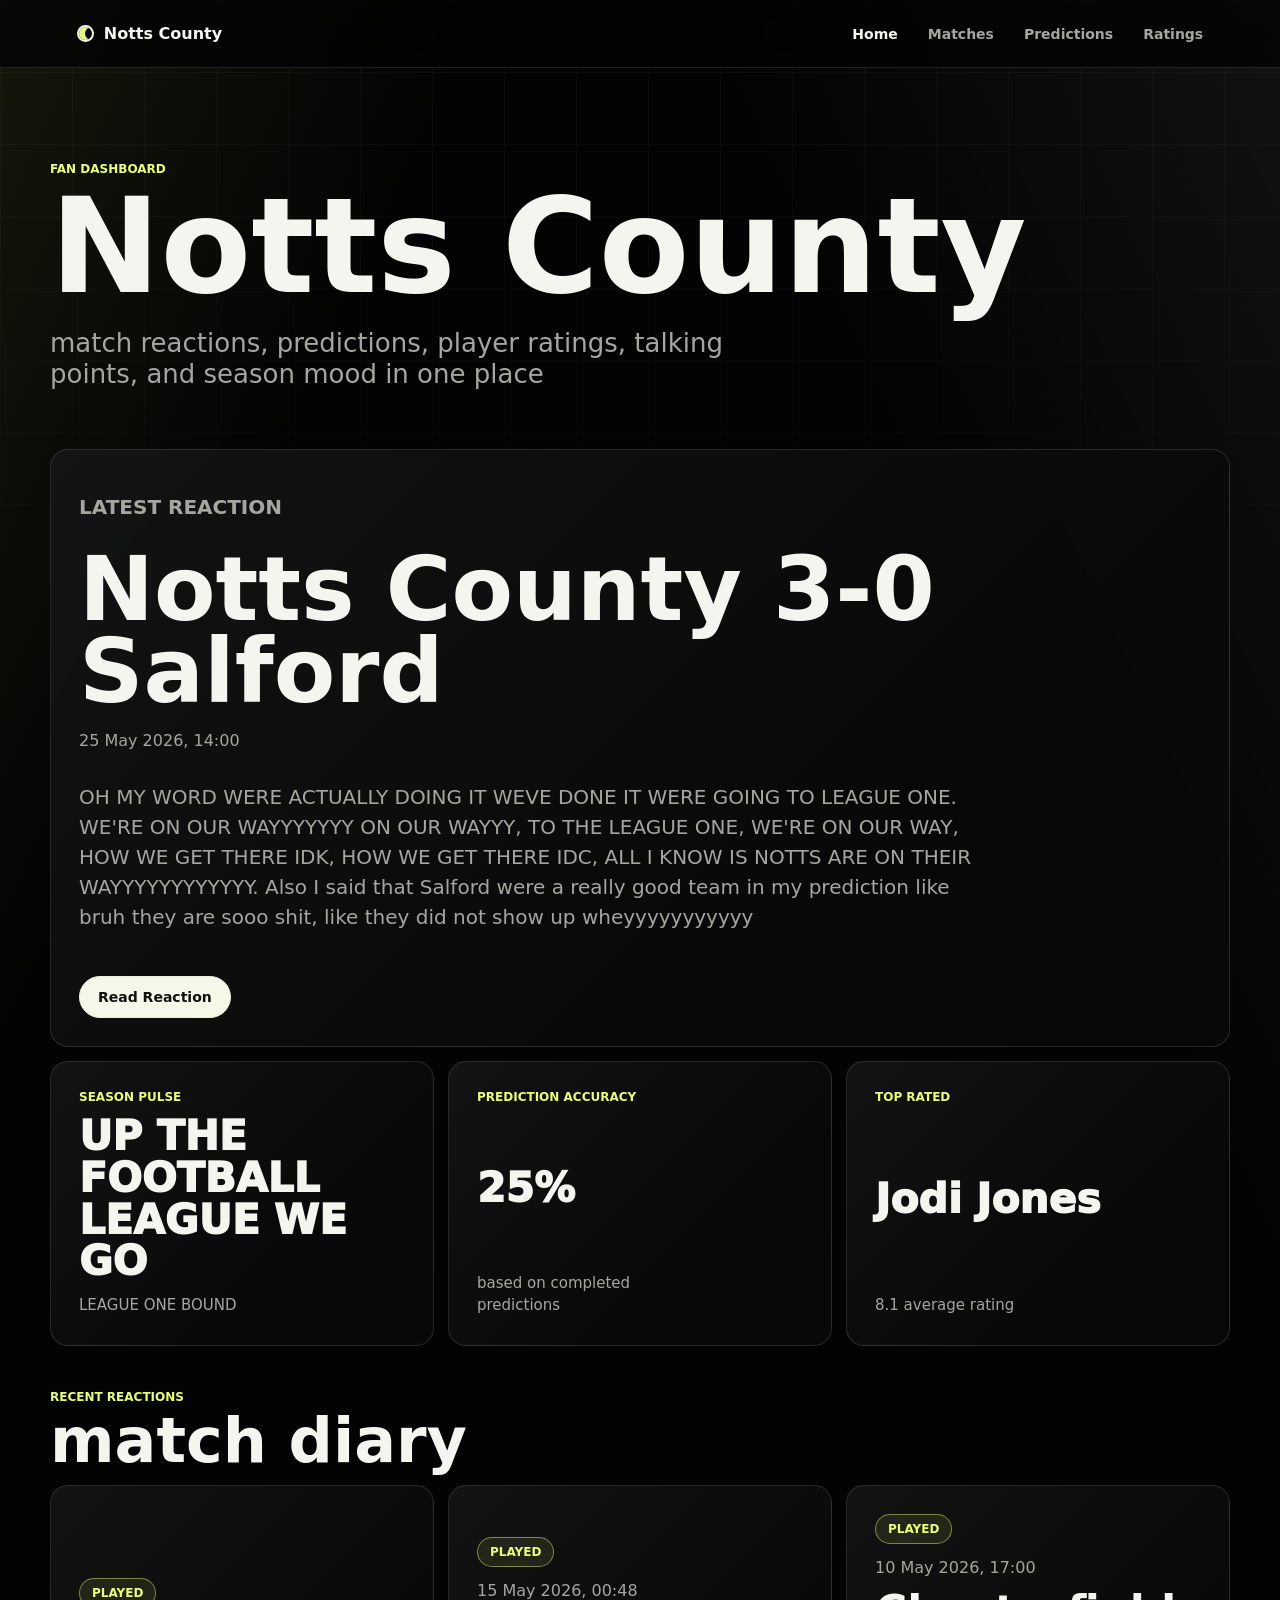
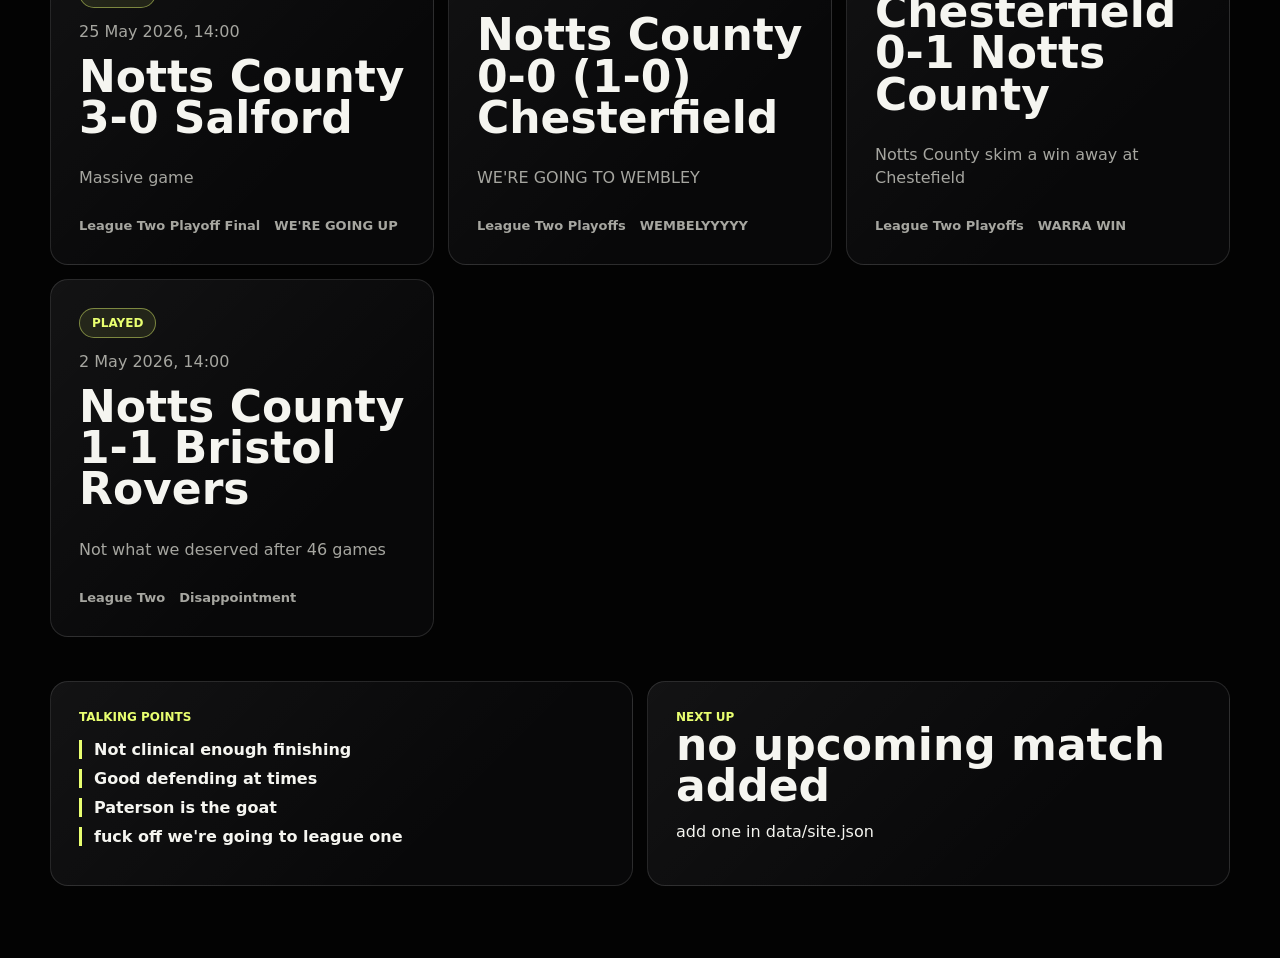
<file: index.html>
<!doctype html>
<html lang="en">
  <head>
    <meta charset="UTF-8" />
    <meta name="viewport" content="width=device-width, initial-scale=1.0" />
    <title>Notts County | jakublabs.xyz</title>
    <link rel="stylesheet" href="styles.css?v=5" />
  </head>
  <body data-page="home">
    <header class="site-header">
      <a class="brand" href="index.html"><span class="brand-mark"></span><span>Notts County</span></a>
      <nav class="nav-links">
        <a href="index.html" aria-current="page">Home</a>
        <a href="matches.html">Matches</a>
        <a href="predictions.html">Predictions</a>
        <a href="ratings.html">Ratings</a>
      </nav>
    </header>

    <main class="app">
      <section class="hero">
        <p class="kicker">fan dashboard</p>
        <h1>Notts County</h1>
        <p class="lede">match reactions, predictions, player ratings, talking points, and season mood in one place</p>
      </section>

      <section class="dashboard-grid">
        <article class="panel hero-card" id="latest-match"></article>
        <article class="panel stat-card">
          <p class="kicker">season pulse</p>
          <strong id="season-mood">--</strong>
          <span id="season-note">loading...</span>
        </article>
        <article class="panel stat-card">
          <p class="kicker">prediction accuracy</p>
          <strong id="prediction-accuracy">--%</strong>
          <span>based on completed predictions</span>
        </article>
        <article class="panel stat-card">
          <p class="kicker">top rated</p>
          <strong id="top-player">--</strong>
          <span id="top-player-note">average rating</span>
        </article>
      </section>

      <section class="section-block">
        <div class="section-heading">
          <p class="kicker">recent reactions</p>
          <h2>match diary</h2>
        </div>
        <div class="card-grid" id="recent-matches"></div>
      </section>

      <section class="section-block two-col">
        <div class="panel">
          <p class="kicker">talking points</p>
          <div class="talking-points" id="talking-points"></div>
        </div>
        <div class="panel">
          <p class="kicker">next up</p>
          <div id="next-match"></div>
        </div>
      </section>
    </main>

    <script src="script.js?v=1"></script>
  </body>
</html>
</file>
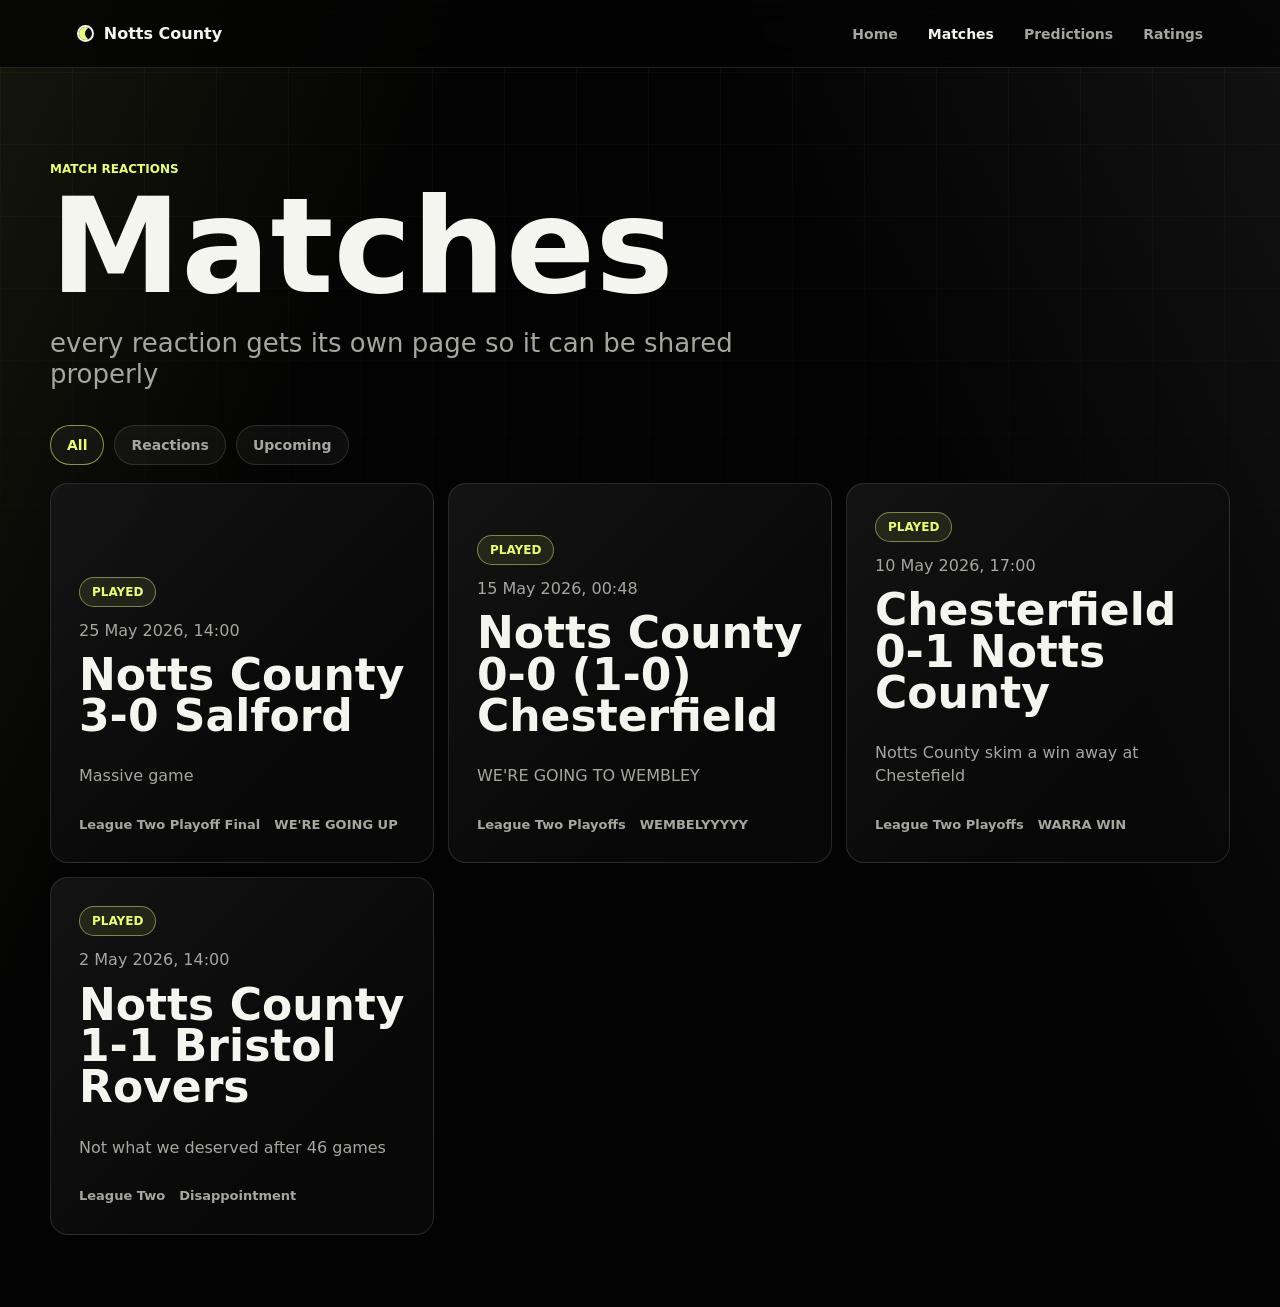
<file: matches.html>
<!doctype html>
<html lang="en">
  <head>
    <meta charset="UTF-8" />
    <meta name="viewport" content="width=device-width, initial-scale=1.0" />
    <title>Matches | Notts County</title>
    <link rel="stylesheet" href="styles.css?v=5" />
  </head>
  <body data-page="matches">
    <header class="site-header">
      <a class="brand" href="index.html"><span class="brand-mark"></span><span>Notts County</span></a>
      <nav class="nav-links">
        <a href="index.html">Home</a>
        <a href="matches.html" aria-current="page">Matches</a>
        <a href="predictions.html">Predictions</a>
        <a href="ratings.html">Ratings</a>
      </nav>
    </header>

    <main class="app">
      <section class="hero compact">
        <p class="kicker">match reactions</p>
        <h1>Matches</h1>
        <p class="lede">every reaction gets its own page so it can be shared properly</p>
      </section>

      <section class="toolbar">
        <button class="filter active" type="button" data-filter="all">All</button>
        <button class="filter" type="button" data-filter="reaction">Reactions</button>
        <button class="filter" type="button" data-filter="upcoming">Upcoming</button>
      </section>

      <section class="card-grid" id="matches-list"></section>
    </main>

    <script src="script.js?v=1"></script>
  </body>
</html>
</file>
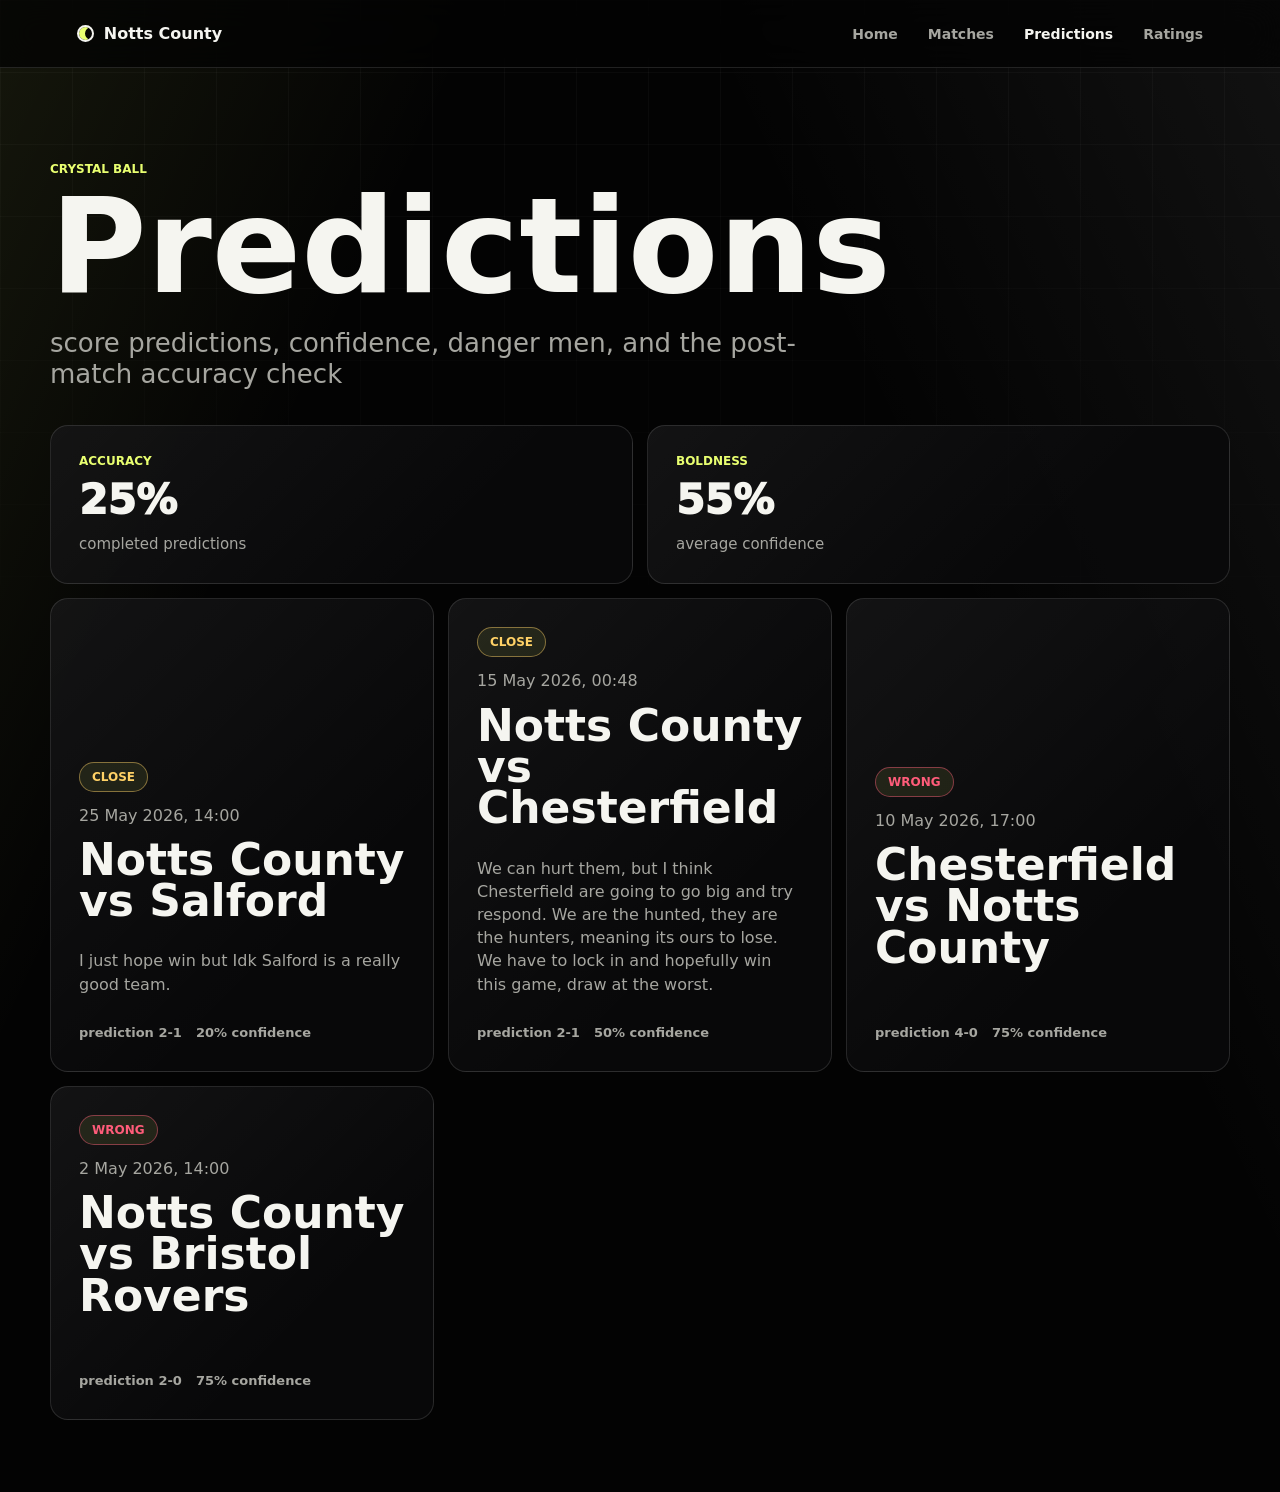
<file: predictions.html>
<!doctype html>
<html lang="en">
  <head>
    <meta charset="UTF-8" />
    <meta name="viewport" content="width=device-width, initial-scale=1.0" />
    <title>Predictions | Notts County</title>
    <link rel="stylesheet" href="styles.css?v=5" />
  </head>
  <body data-page="predictions">
    <header class="site-header">
      <a class="brand" href="index.html"><span class="brand-mark"></span><span>Notts County</span></a>
      <nav class="nav-links">
        <a href="index.html">Home</a>
        <a href="matches.html">Matches</a>
        <a href="predictions.html" aria-current="page">Predictions</a>
        <a href="ratings.html">Ratings</a>
      </nav>
    </header>

    <main class="app">
      <section class="hero compact">
        <p class="kicker">crystal ball</p>
        <h1>Predictions</h1>
        <p class="lede">score predictions, confidence, danger men, and the post-match accuracy check</p>
      </section>

      <section class="dashboard-grid slim">
        <article class="panel stat-card">
          <p class="kicker">accuracy</p>
          <strong id="prediction-page-accuracy">--%</strong>
          <span>completed predictions</span>
        </article>
        <article class="panel stat-card">
          <p class="kicker">boldness</p>
          <strong id="prediction-boldness">--</strong>
          <span>average confidence</span>
        </article>
      </section>

      <section class="card-grid" id="predictions-list"></section>
    </main>

    <script src="script.js?v=1"></script>
  </body>
</html>
</file>
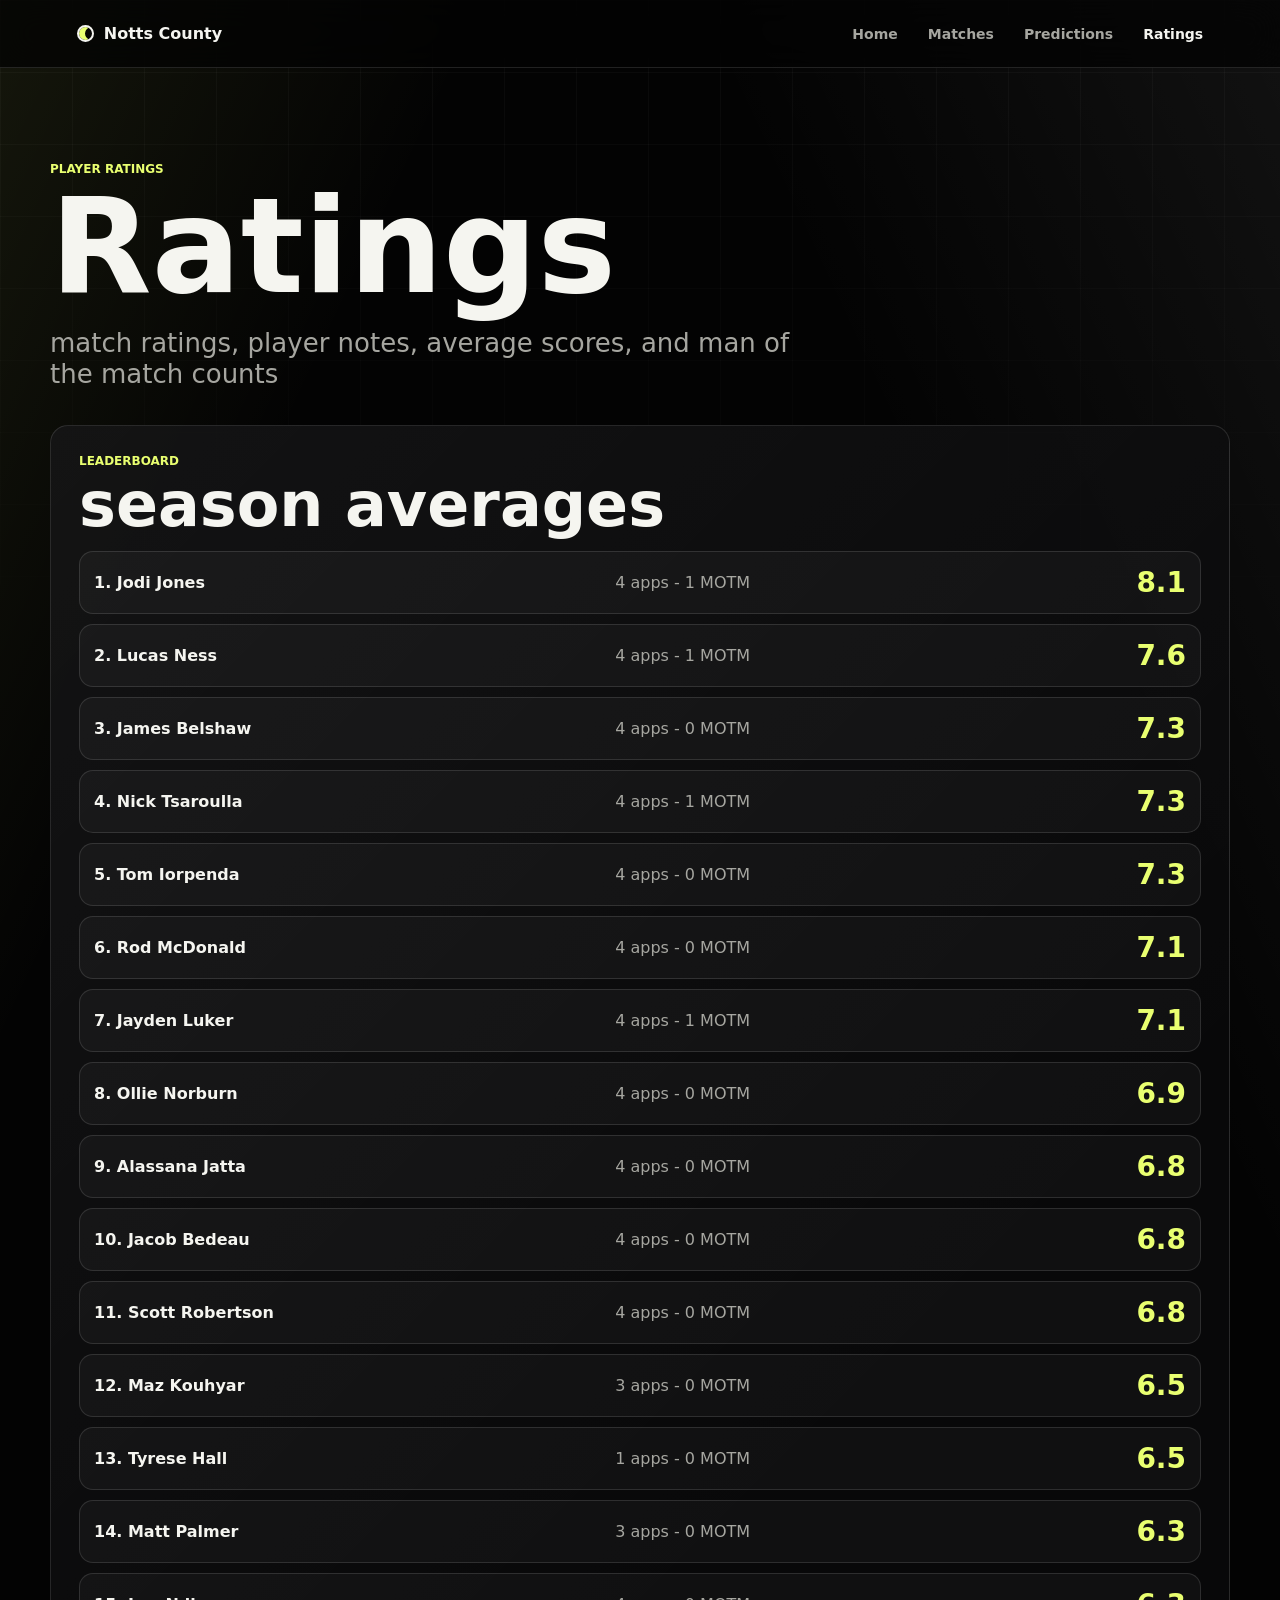
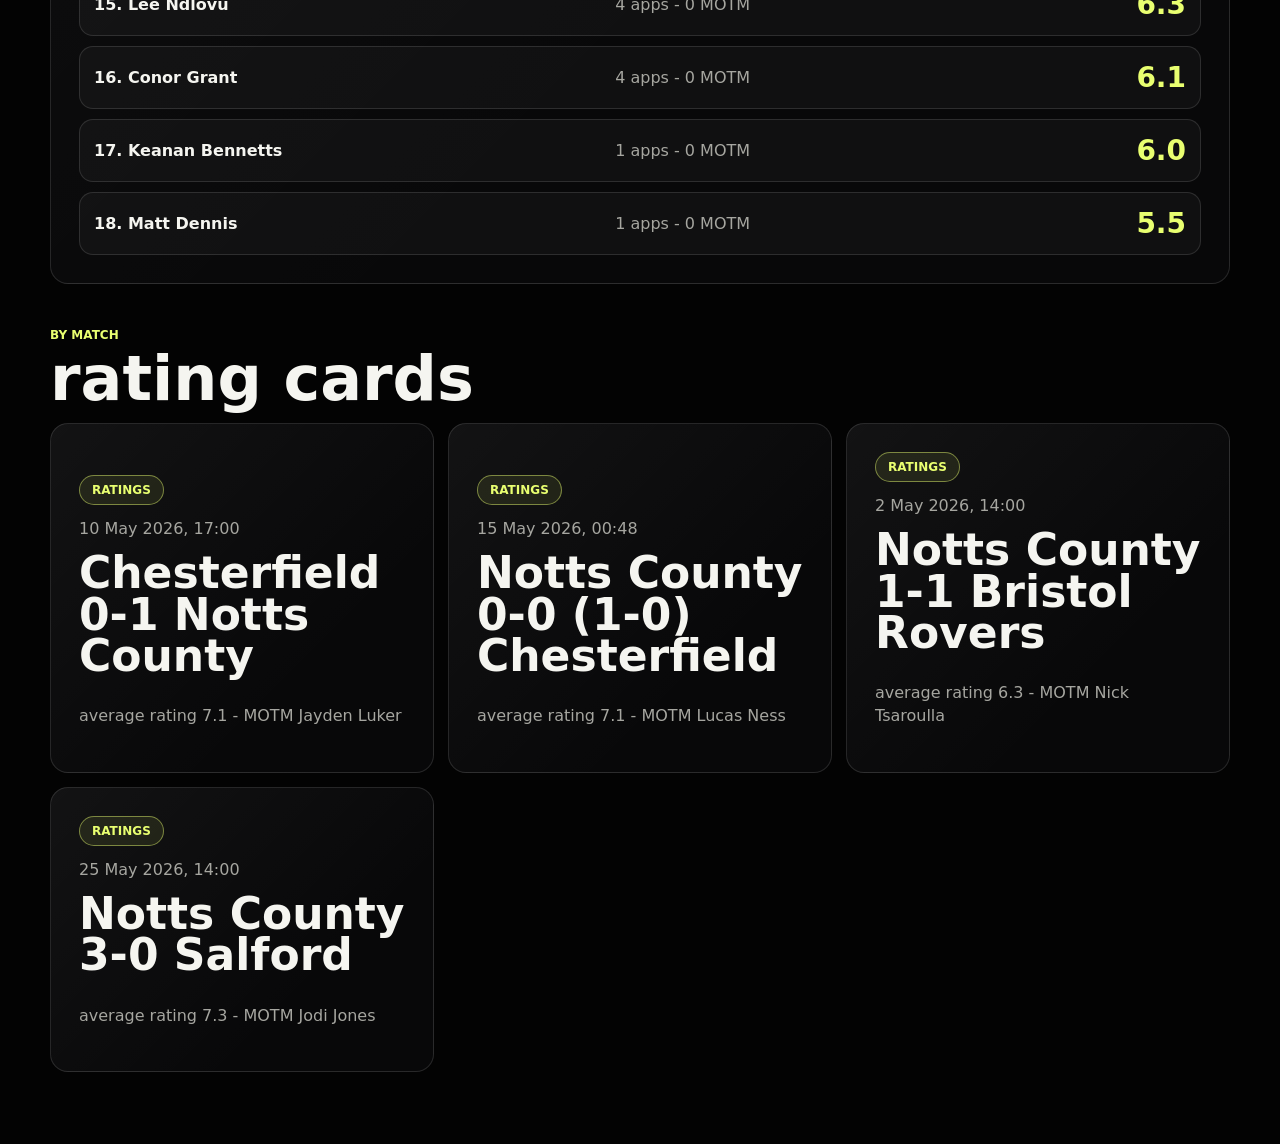
<file: ratings.html>
<!doctype html>
<html lang="en">
  <head>
    <meta charset="UTF-8" />
    <meta name="viewport" content="width=device-width, initial-scale=1.0" />
    <title>Ratings | Notts County</title>
    <link rel="stylesheet" href="styles.css?v=5" />
  </head>
  <body data-page="ratings">
    <header class="site-header">
      <a class="brand" href="index.html"><span class="brand-mark"></span><span>Notts County</span></a>
      <nav class="nav-links">
        <a href="index.html">Home</a>
        <a href="matches.html">Matches</a>
        <a href="predictions.html">Predictions</a>
        <a href="ratings.html" aria-current="page">Ratings</a>
      </nav>
    </header>

    <main class="app">
      <section class="hero compact">
        <p class="kicker">player ratings</p>
        <h1>Ratings</h1>
        <p class="lede">match ratings, player notes, average scores, and man of the match counts</p>
      </section>

      <section class="ratings-table panel">
        <div class="table-heading">
          <p class="kicker">leaderboard</p>
          <h2>season averages</h2>
        </div>
        <div id="ratings-leaderboard"></div>
      </section>

      <section class="section-block">
        <div class="section-heading">
          <p class="kicker">by match</p>
          <h2>rating cards</h2>
        </div>
        <div class="card-grid" id="ratings-by-match"></div>
      </section>
    </main>

    <script src="script.js?v=1"></script>
  </body>
</html>
</file>
<file: styles.css>
:root {
  color-scheme: dark;
  --bg: #030303;
  --surface: rgba(10, 10, 11, 0.86);
  --line: rgba(255, 255, 255, 0.12);
  --text: #f5f5f0;
  --muted: #a6a6a0;
  --signal: #e9ff70;
  --warn: #ffd166;
  --bad: #ff5c7a;
  --good: #67ff93;
}

* { box-sizing: border-box; }

html {
  min-height: 100%;
  overflow-x: hidden;
  background: var(--bg);
}

body {
  min-height: 100vh;
  margin: 0;
  overflow-x: hidden;
  background:
    linear-gradient(115deg, rgba(233, 255, 112, 0.08), transparent 28rem),
    linear-gradient(245deg, rgba(255, 255, 255, 0.06), transparent 34rem),
    var(--bg);
  color: var(--text);
  font-family: Inter, ui-sans-serif, system-ui, -apple-system, BlinkMacSystemFont, "Segoe UI", sans-serif;
}

body::before {
  position: fixed;
  inset: 0;
  pointer-events: none;
  content: "";
  background-image:
    linear-gradient(rgba(255, 255, 255, 0.035) 1px, transparent 1px),
    linear-gradient(90deg, rgba(255, 255, 255, 0.035) 1px, transparent 1px);
  background-size: 72px 72px;
  mask-image: linear-gradient(to bottom, #000, transparent 78%);
}

a {
  color: inherit;
  text-decoration: none;
}

.site-header {
  position: sticky;
  top: 0;
  z-index: 5;
  display: flex;
  min-height: 68px;
  align-items: center;
  justify-content: space-between;
  gap: 24px;
  border-bottom: 1px solid var(--line);
  background: rgba(3, 3, 3, 0.76);
  backdrop-filter: blur(18px);
  padding: 0 clamp(18px, 6vw, 84px);
}

.brand,
.nav-links {
  display: flex;
  align-items: center;
}

.brand {
  gap: 10px;
  font-weight: 860;
}

.brand-mark {
  width: 17px;
  height: 17px;
  border: 2px solid var(--text);
  border-radius: 50%;
  box-shadow: inset 6px 0 0 var(--signal);
}

.nav-links {
  gap: clamp(14px, 3vw, 30px);
  color: var(--muted);
  font-size: 14px;
  font-weight: 760;
}

.nav-links a[aria-current="page"],
.nav-links a:hover {
  color: var(--text);
}

.app {
  position: relative;
  z-index: 1;
  width: min(1180px, calc(100% - 40px));
  margin: 0 auto;
  padding: clamp(34px, 6vw, 72px) 0 72px;
}

.hero {
  display: grid;
  justify-items: start;
  padding: 22px 0 clamp(34px, 6vw, 58px);
}

.hero.compact {
  padding-bottom: 34px;
}

.kicker {
  margin: 0;
  color: var(--signal);
  font-size: 12px;
  font-weight: 900;
  text-transform: uppercase;
}

h1,
h2,
h3 {
  margin: 0;
  letter-spacing: 0;
}

h1 {
  max-width: 1040px;
  margin-top: 14px;
  font-size: clamp(58px, 11vw, 132px);
  font-weight: 900;
  line-height: 0.86;
}

h2 {
  font-size: clamp(34px, 5vw, 62px);
  font-weight: 900;
  line-height: 0.92;
}

h3 {
  font-size: clamp(28px, 4vw, 44px);
  font-weight: 900;
  line-height: 0.94;
}

.lede {
  max-width: 760px;
  margin: 24px 0 0;
  color: var(--muted);
  font-size: clamp(18px, 2.2vw, 26px);
  line-height: 1.22;
}

.panel,
.match-card {
  border: 1px solid var(--line);
  border-radius: 18px;
  background:
    linear-gradient(135deg, rgba(255, 255, 255, 0.045), transparent 70%),
    var(--surface);
  padding: clamp(18px, 4vw, 28px);
}

.dashboard-grid {
  display: grid;
  grid-template-columns: repeat(3, minmax(0, 1fr));
  gap: 14px;
  align-items: stretch;
}

.dashboard-grid.slim {
  grid-template-columns: repeat(2, minmax(0, 1fr));
  margin-bottom: 14px;
}

.hero-card {
  display: grid;
  grid-column: 1 / -1;
  align-content: start;
  gap: 16px;
}

.hero-card .kicker {
  grid-column: auto;
}

.hero-card h2 {
  grid-column: auto;
  max-width: 15ch;
  margin-top: 10px;
  font-size: clamp(48px, 7vw, 92px);
  overflow-wrap: normal;
  word-break: normal;
}

.hero-card time {
  grid-column: auto;
}

.hero-card p {
  grid-column: auto;
  grid-row: auto;
  align-self: auto;
  max-width: 72ch;
  margin-top: 14px;
  color: var(--muted);
  font-size: clamp(17px, 1.6vw, 20px);
  line-height: 1.5;
}

.hero-card .button {
  grid-column: auto;
  justify-self: start;
  align-self: auto;
  margin-top: 8px;
}

.stat-card {
  display: grid;
  grid-template-rows: auto 1fr auto;
  min-height: 150px;
  gap: 12px;
}

.stat-card strong {
  align-self: center;
  max-width: 100%;
  font-size: clamp(26px, 3.2vw, 42px);
  font-weight: 950;
  line-height: 1.02;
  overflow-wrap: normal;
  word-break: normal;
  hyphens: auto;
}

.stat-card span {
  max-width: 22ch;
  font-size: 15px;
}

.stat-card span,
time,
.meta-row,
.match-card p,
.detail-section p,
li {
  color: var(--muted);
  line-height: 1.45;
}

.section-block {
  margin-top: 44px;
}

.section-heading {
  margin-bottom: 16px;
}

.section-heading h2,
.table-heading h2 {
  margin-top: 8px;
}

.card-grid {
  display: grid;
  grid-template-columns: repeat(3, minmax(0, 1fr));
  gap: 14px;
}

.match-card {
  display: grid;
  min-height: 230px;
  align-content: end;
  gap: 12px;
  transition:
    border-color 160ms ease,
    transform 160ms ease,
    background 160ms ease;
}

a.match-card:hover {
  border-color: rgba(233, 255, 112, 0.55);
  background:
    linear-gradient(135deg, rgba(233, 255, 112, 0.1), transparent 70%),
    rgba(17, 17, 19, 0.92);
  transform: translateY(-2px);
}

.pill,
.match-badges span {
  display: inline-flex;
  width: fit-content;
  min-height: 30px;
  align-items: center;
  border: 1px solid rgba(233, 255, 112, 0.45);
  border-radius: 999px;
  background: rgba(233, 255, 112, 0.09);
  color: var(--signal);
  padding: 0 12px;
  font-size: 12px;
  font-weight: 900;
  text-transform: uppercase;
}

.pill.good { color: var(--good); border-color: rgba(103, 255, 147, 0.45); }
.pill.warn { color: var(--warn); border-color: rgba(255, 209, 102, 0.45); }
.pill.bad { color: var(--bad); border-color: rgba(255, 92, 122, 0.45); }

.meta-row {
  display: flex;
  flex-wrap: wrap;
  gap: 8px 14px;
  font-size: 13px;
  font-weight: 760;
}

.two-col,
.detail-grid {
  display: grid;
  grid-template-columns: repeat(2, minmax(0, 1fr));
  gap: 14px;
}

.talking-points {
  display: grid;
  gap: 10px;
  margin-top: 16px;
}

.talking-points p {
  margin: 0;
  border-left: 3px solid var(--signal);
  color: var(--text);
  padding-left: 12px;
  font-weight: 800;
}

.button {
  display: inline-flex;
  min-height: 42px;
  width: fit-content;
  align-items: center;
  justify-content: center;
  border-radius: 999px;
  padding: 0 18px;
  font-size: 14px;
  font-weight: 860;
}

.button-light {
  border: 1px solid #eff2d6;
  background: #f5f7e9;
  color: #11120e;
}

.toolbar {
  display: flex;
  flex-wrap: wrap;
  gap: 10px;
  margin-bottom: 18px;
}

.filter {
  min-height: 40px;
  border: 1px solid var(--line);
  border-radius: 999px;
  background: rgba(255, 255, 255, 0.045);
  color: var(--muted);
  cursor: pointer;
  padding: 0 16px;
  font: inherit;
  font-size: 14px;
  font-weight: 820;
}

.filter.active {
  border-color: rgba(233, 255, 112, 0.55);
  color: var(--signal);
}

.match-detail {
  display: grid;
  gap: 18px;
}

.match-detail h1 {
  white-space: normal;
}

.back-link {
  display: inline-flex;
  width: fit-content;
  min-height: 38px;
  align-items: center;
  border: 1px solid var(--line);
  border-radius: 999px;
  color: var(--muted);
  padding: 0 14px;
  font-size: 13px;
  font-weight: 820;
}

.match-badges {
  display: flex;
  flex-wrap: wrap;
  gap: 10px;
}

.detail-section p {
  margin: 18px 0 0;
  color: var(--text);
  font-size: clamp(20px, 2.4vw, 28px);
  font-weight: 760;
}

ul {
  display: grid;
  gap: 10px;
  margin: 18px 0 0;
  padding-left: 22px;
}

.rating-list,
#ratings-leaderboard {
  display: grid;
  gap: 10px;
  margin-top: 18px;
}

.rating-row {
  display: grid;
  grid-template-columns: minmax(160px, 1fr) minmax(180px, 1fr) auto;
  gap: 12px;
  align-items: center;
  border: 1px solid var(--line);
  border-radius: 14px;
  background: rgba(255, 255, 255, 0.035);
  padding: 14px;
}

.rating-row strong {
  color: var(--text);
}

.rating-row span {
  color: var(--muted);
}

.rating-row b {
  color: var(--signal);
  font-size: 28px;
}

@media (max-width: 980px) {
  .dashboard-grid {
    grid-template-columns: repeat(3, minmax(0, 1fr));
  }

  .card-grid {
    grid-template-columns: repeat(2, minmax(0, 1fr));
  }

  .hero-card .kicker,
  .hero-card h2,
  .hero-card time,
  .hero-card p,
  .hero-card .button {
    grid-column: auto;
    grid-row: auto;
  }
}

@media (max-width: 760px) {
  .site-header {
    flex-wrap: wrap;
    justify-content: center;
    gap: 12px;
    padding: 14px 18px 16px;
  }

  .nav-links {
    width: 100%;
    justify-content: flex-start;
    overflow-x: auto;
    gap: 10px;
    scrollbar-width: none;
  }

  .nav-links::-webkit-scrollbar {
    display: none;
  }

  .nav-links a {
    border: 1px solid var(--line);
    border-radius: 999px;
    background: rgba(255, 255, 255, 0.035);
    padding: 8px 11px;
  }

  .dashboard-grid,
  .dashboard-grid.slim,
  .card-grid,
  .two-col,
  .detail-grid,
  .rating-row {
    grid-template-columns: 1fr;
  }

  .app {
    width: min(100% - 28px, 1180px);
  }

  h1 {
    font-size: clamp(44px, 15vw, 78px);
  }
}
</file>
